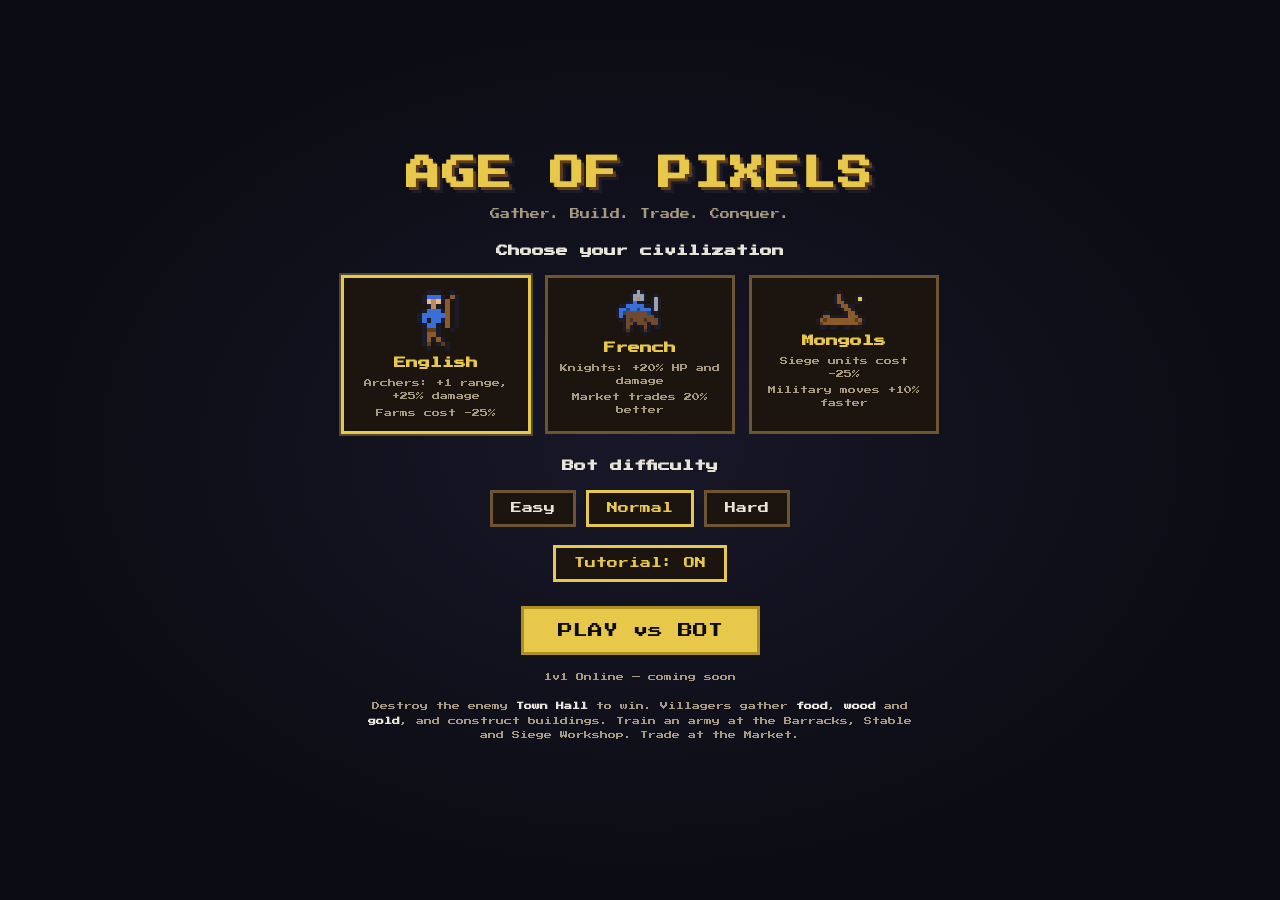
<file: index_gh.html>
<!DOCTYPE html>
<html lang="en">
<head>
  <meta charset="UTF-8">
  <meta name="viewport" content="width=device-width, initial-scale=1.0">
  <title>Age of Pixels — Retro RTS</title>
  <link rel="preconnect" href="https://fonts.googleapis.com">
  <link href="https://fonts.googleapis.com/css2?family=Press+Start+2P&display=swap" rel="stylesheet">
  <link rel="stylesheet" href="style.css">
</head>
<body>
  <canvas id="game"></canvas>

  <div id="menu">
    <h1>AGE OF PIXELS</h1>
    <p class="tagline">Gather. Build. Trade. Conquer.</p>
    <h2>Choose your civilization</h2>
    <div id="civ-row"></div>
    <h2>Bot difficulty</h2>
    <div id="diff-row"></div>
    <button id="tut-toggle" class="diffbtn">Tutorial: ON</button>
    <button id="btn-play">PLAY vs BOT</button>
    <p class="soon">1v1 Online — coming soon</p>
    <p class="howto">
      Destroy the enemy <b>Town Hall</b> to win. Villagers gather <b>food</b>, <b>wood</b>
      and <b>gold</b>, and construct buildings. Train an army at the Barracks, Stable and
      Siege Workshop. Trade at the Market.
    </p>
  </div>

  <div id="hud" class="hidden">
    <div id="topbar">
      <span class="res"><span id="icon-food"></span><span id="res-food">0</span></span>
      <span class="res"><span id="icon-wood"></span><span id="res-wood">0</span></span>
      <span class="res"><span id="icon-gold"></span><span id="res-gold">0</span></span>
      <span class="res"><span id="icon-pop"></span><span id="res-pop">0/0</span></span>
      <span id="matchup"></span>
      <span id="gtime">0:00</span>
    </div>
    <div id="bottompanel">
      <div id="selinfo"></div>
      <div id="actions"></div>
      <canvas id="minimap" width="144" height="144"></canvas>
    </div>
    <div id="toasts"></div>
    <div id="tutorial" class="hidden">
      <div id="tut-step"></div>
      <div id="tut-text"></div>
      <div class="tut-buttons">
        <button id="tut-next" class="hidden">NEXT</button>
        <button id="tut-skip">Skip tutorial</button>
      </div>
    </div>
  </div>

  <div id="endscreen" class="hidden">
    <h1 id="endtitle"></h1>
    <p id="endmsg"></p>
    <button id="btn-again">BACK TO MENU</button>
  </div>

  <script src="config.js"></script>
  <script src="sprites.js"></script>
  <script src="map.js"></script>
  <script src="pathfinding.js"></script>
  <script src="entities.js"></script>
  <script src="game.js"></script>
  <script src="ai.js"></script>
  <script src="render.js"></script>
  <script src="input.js"></script>
  <script src="ui.js"></script>
  <script src="tutorial.js"></script>
  <script src="main.js"></script>
</body>
</html>
</file>
<file: style.css>
/* ============================================================
   AGE OF PIXELS — retro UI styling
   ============================================================ */

* { box-sizing: border-box; margin: 0; padding: 0; }

:root {
  --panel: #1c140e;        /* dark oak */
  --panel-edge: #6e5430;   /* bronze trim */
  --panel-inner: #2e2014;
  --gold: #e8c84a;
  --text: #e8e4d8;
  --dim: #a89a80;
}

html, body {
  width: 100%; height: 100%;
  overflow: hidden;
  background: #0c0c14;
  font-family: 'Press Start 2P', monospace;
  color: var(--text);
  font-size: 10px;
}

canvas { image-rendering: pixelated; image-rendering: crisp-edges; }

#game { position: fixed; inset: 0; display: block; cursor: crosshair; }

.hidden { display: none !important; }

/* ---------------- Main menu ---------------- */
#menu {
  position: fixed; inset: 0;
  display: flex; flex-direction: column; align-items: center; justify-content: center;
  gap: 18px;
  background:
    radial-gradient(ellipse at center, rgba(40, 40, 70, 0.4), transparent 70%),
    #0c0c14;
  text-align: center;
  padding: 20px;
  overflow-y: auto;
}

#menu h1 {
  font-size: 34px;
  color: var(--gold);
  text-shadow: 3px 3px 0 #5e3c1c, 6px 6px 0 #1b1b29;
  letter-spacing: 2px;
}

.tagline { color: var(--dim); }

#menu h2 { font-size: 12px; color: var(--text); margin-top: 8px; }

#civ-row { display: flex; gap: 14px; flex-wrap: wrap; justify-content: center; }

.civcard {
  width: 190px;
  background: var(--panel);
  border: 3px solid var(--panel-edge);
  padding: 12px 10px;
  cursor: pointer;
  transition: transform 0.08s;
}
.civcard:hover { transform: translateY(-3px); }
.civcard.selected { border-color: var(--gold); box-shadow: 0 0 0 2px rgba(232, 200, 74, 0.3); }
.civcard canvas { width: 56px; height: auto; margin-bottom: 6px; }
.civcard h3 { font-size: 12px; color: var(--gold); margin-bottom: 8px; }
.civcard p { font-size: 8px; line-height: 1.6; color: var(--dim); margin-top: 4px; }

#diff-row { display: flex; gap: 10px; }

.diffbtn, #btn-play, #btn-again {
  font-family: inherit;
  font-size: 11px;
  color: var(--text);
  background: var(--panel);
  border: 3px solid var(--panel-edge);
  padding: 10px 18px;
  cursor: pointer;
}
.diffbtn.selected { border-color: var(--gold); color: var(--gold); }
.diffbtn:hover, #btn-play:hover, #btn-again:hover { background: var(--panel-inner); }

#btn-play {
  font-size: 15px;
  color: #0c0c14;
  background: var(--gold);
  border-color: #b08f1e;
  padding: 14px 34px;
  margin-top: 6px;
}
#btn-play:hover { background: #f0da7a; }

.soon { color: var(--dim); font-size: 8px; }
.howto { max-width: 560px; font-size: 8px; line-height: 1.8; color: var(--dim); }
.howto b { color: var(--text); }

/* ---------------- HUD ---------------- */
#topbar {
  position: fixed; top: 0; left: 0; right: 0;
  display: flex; align-items: center; gap: 22px;
  background: var(--panel);
  border-bottom: 3px solid var(--panel-edge);
  box-shadow: inset 0 -3px 0 var(--panel-inner);
  padding: 7px 14px;
  font-size: 11px;
  z-index: 5;
}
.res { display: inline-flex; align-items: center; gap: 6px; }
.resicon { width: 20px; height: 20px; }
#matchup { margin-left: auto; color: var(--dim); font-size: 8px; }
#gtime { color: var(--gold); }

#bottompanel {
  position: fixed; bottom: 0; left: 0; right: 0;
  display: flex; align-items: stretch; gap: 10px;
  background: var(--panel);
  border-top: 3px solid var(--panel-edge);
  box-shadow: inset 0 3px 0 var(--panel-inner);
  padding: 8px;
  height: 152px;          /* fixed: the HUD never grows past this */
  z-index: 5;
}

#selinfo { width: 170px; flex-shrink: 0; overflow: hidden; }
.hint { font-size: 7px; line-height: 1.7; color: var(--dim); margin-top: 5px; }
.hint.dim { opacity: 0.7; }
.bld-title { font-size: 10px; color: var(--gold); }

.portrait-row { display: flex; gap: 6px; flex-wrap: wrap; }
.portrait {
  display: flex; flex-direction: column; align-items: center; gap: 3px;
  background: #120c08;
  border: 2px solid var(--panel-edge);
  padding: 4px;
}
.portrait canvas { width: 26px; height: auto; }
.portrait span { font-size: 6px; color: var(--dim); }

#actions {
  flex: 1;
  display: flex; flex-wrap: wrap; gap: 6px;
  align-content: flex-start;
  overflow-y: auto;       /* scrolls inside instead of growing the panel */
}
.actbtn {
  font-family: inherit;
  width: 102px; height: 40px;
  display: flex; flex-direction: column; align-items: center; justify-content: center; gap: 3px;
  color: var(--text);
  background: var(--panel-inner);
  border: 2px solid var(--panel-edge);
  cursor: pointer;
  flex-shrink: 0;
}
.actbtn:hover { border-color: var(--gold); }
.actbtn span { font-size: 7px; }
.actbtn small { font-size: 6px; color: var(--dim); }

#minimap {
  width: 144px; height: 144px;
  border: 3px solid var(--panel-edge);
  flex-shrink: 0;
  cursor: pointer;
  align-self: center;
}

/* ---------------- Tutorial ---------------- */
#tutorial {
  position: fixed; top: 48px; left: 10px;
  width: 310px;
  background: rgba(28, 20, 14, 0.96);
  border: 3px solid var(--panel-edge);
  box-shadow: inset 0 0 0 2px var(--panel-inner), 4px 4px 0 rgba(0, 0, 0, 0.4);
  padding: 12px 14px;
  z-index: 7;
}
#tut-step { color: var(--gold); font-size: 8px; letter-spacing: 1px; margin-bottom: 9px; }
#tut-text { font-size: 8px; line-height: 2; color: var(--text); }
#tut-text b { color: var(--gold); }
.tut-buttons { display: flex; gap: 10px; margin-top: 10px; align-items: center; }
#tut-next {
  font-family: inherit; font-size: 9px;
  color: #120c08; background: var(--gold);
  border: 2px solid #b08f1e;
  padding: 6px 12px; cursor: pointer;
}
#tut-next:hover { background: #f0da7a; }
#tut-skip {
  font-family: inherit; font-size: 7px;
  color: var(--dim); background: none; border: none;
  text-decoration: underline; cursor: pointer;
}
#tut-skip:hover { color: var(--text); }
#tutorial.tut-done { border-color: #5ad05a; }
#tutorial.tut-done #tut-text { color: #5ad05a; }

/* ---------------- Toasts ---------------- */
#toasts {
  position: fixed; bottom: 160px; left: 50%;
  transform: translateX(-50%);
  display: flex; flex-direction: column; align-items: center; gap: 6px;
  z-index: 8;
  pointer-events: none;
}
.toast {
  background: rgba(28, 20, 14, 0.92);
  border: 2px solid var(--panel-edge);
  color: var(--text);
  font-size: 9px;
  padding: 8px 14px;
  transition: opacity 0.5s;
}
.toast.fade { opacity: 0; }

/* ---------------- End screen ---------------- */
#endscreen {
  position: fixed; inset: 0;
  display: flex; flex-direction: column; align-items: center; justify-content: center;
  gap: 22px;
  background: rgba(6, 6, 12, 0.85);
  z-index: 10;
  text-align: center;
}
#endtitle { font-size: 40px; letter-spacing: 3px; }
#endtitle.win { color: var(--gold); text-shadow: 4px 4px 0 #5e3c1c; }
#endtitle.lose { color: #d8483a; text-shadow: 4px 4px 0 #4a1410; }
#endmsg { font-size: 10px; color: var(--dim); }
</file>
